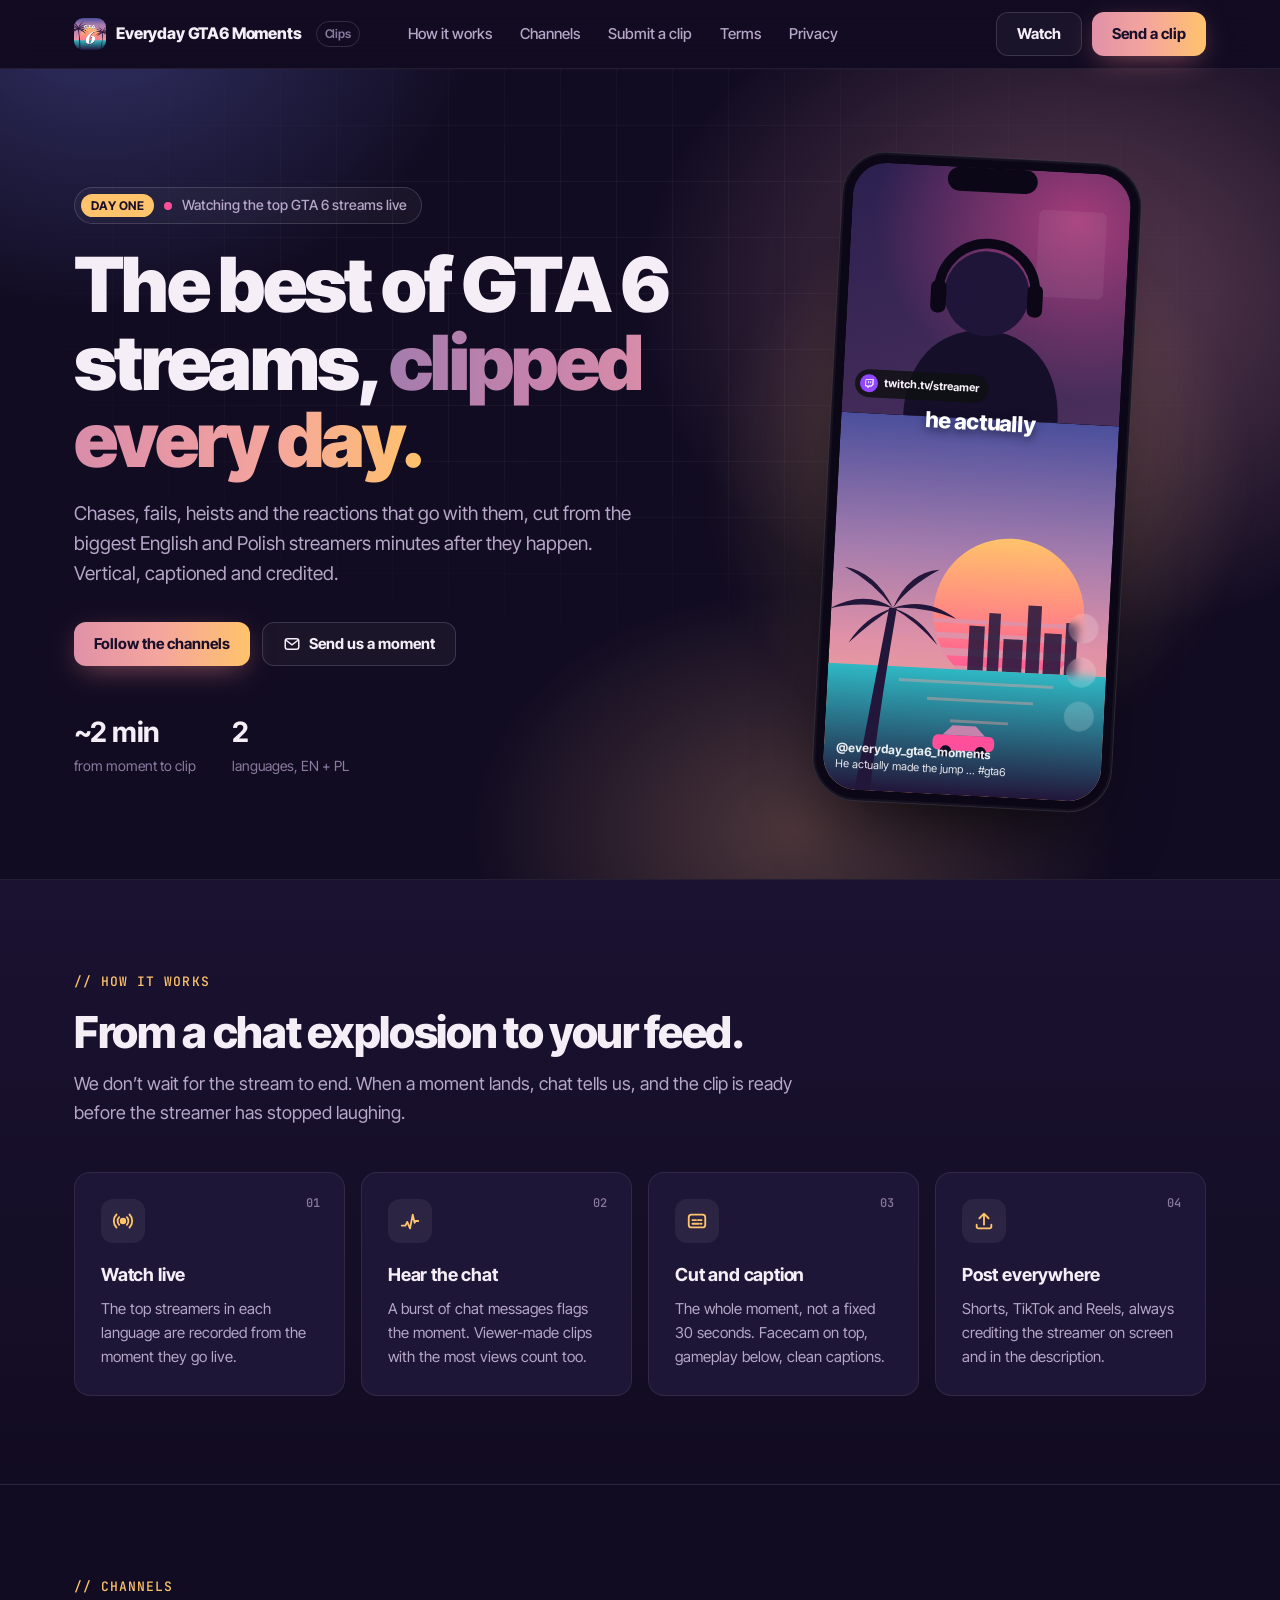
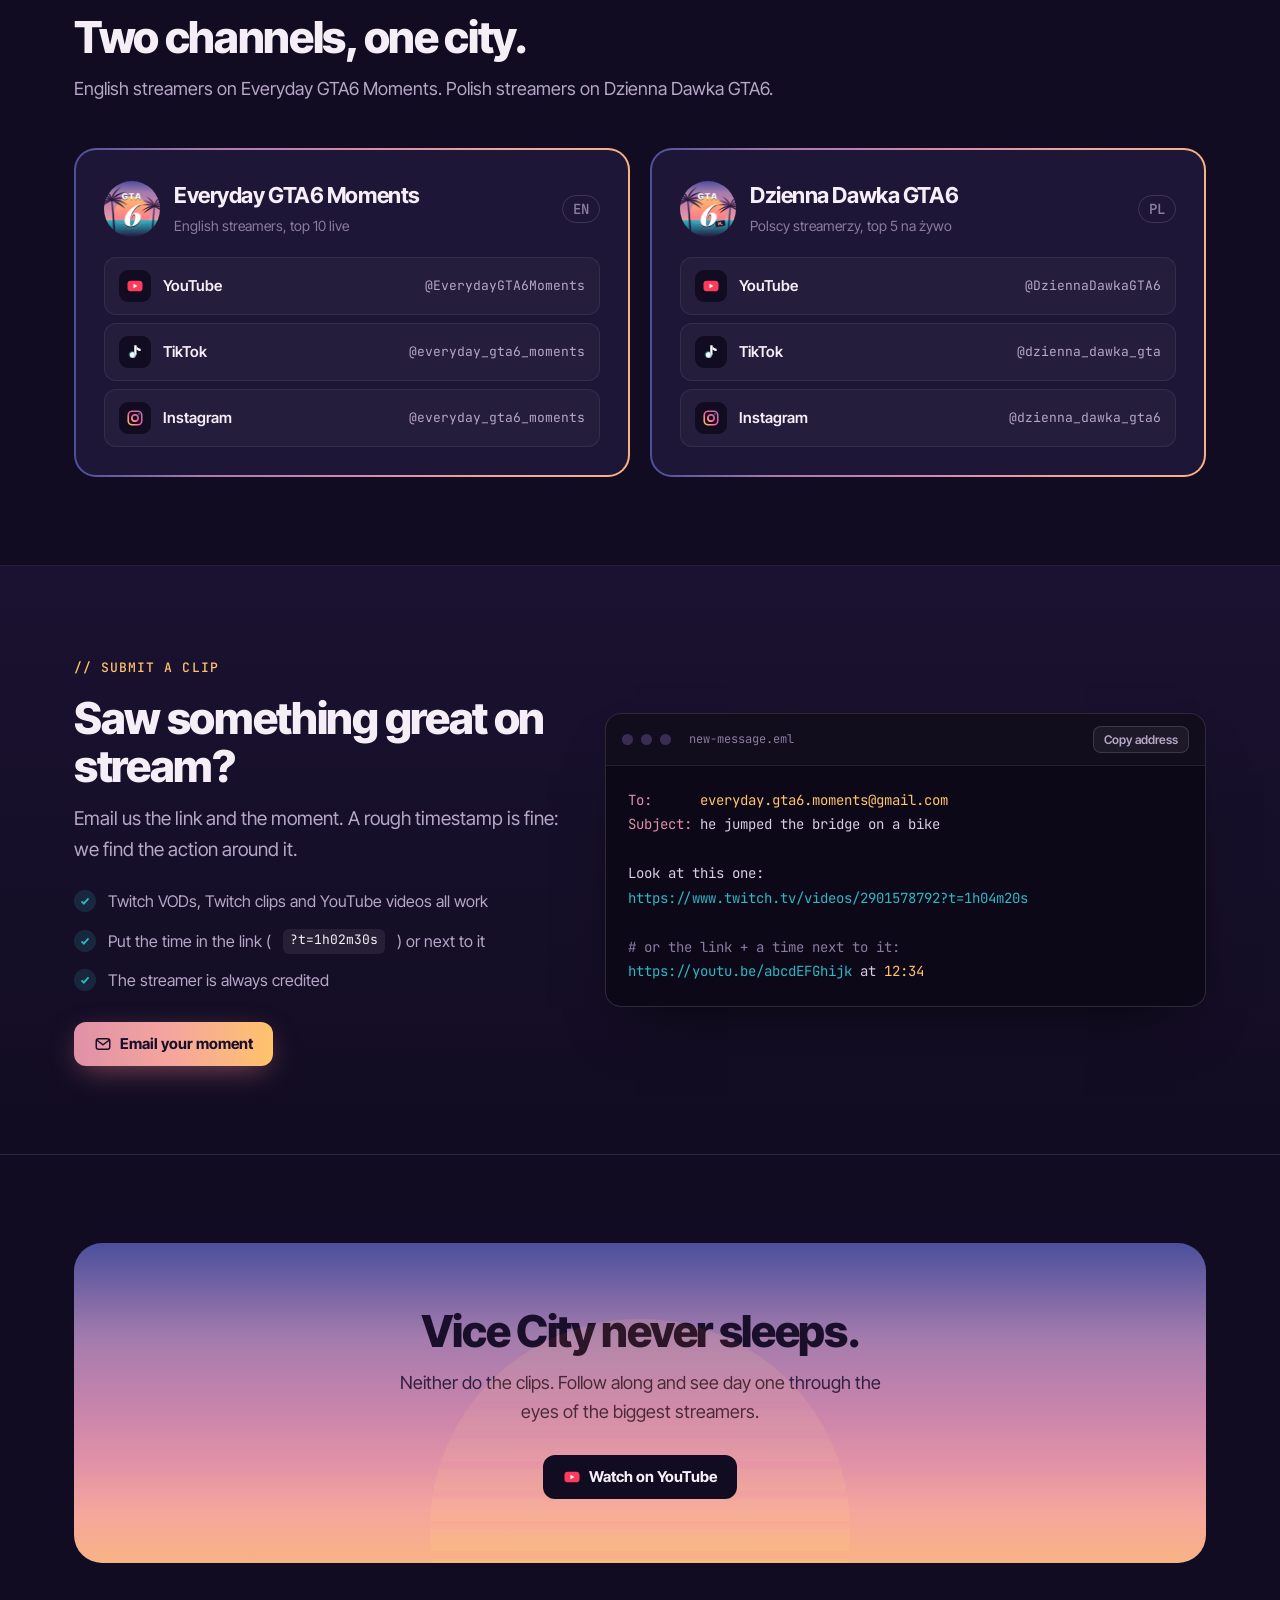
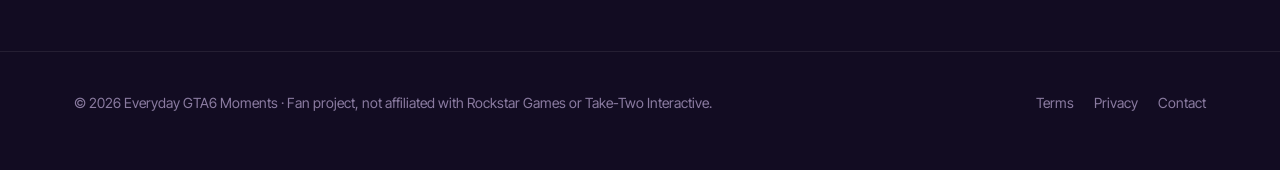
<file: index.html>
<!doctype html>
<html lang="en">
<head>
<meta charset="utf-8">
<meta name="viewport" content="width=device-width,initial-scale=1">
<title>Everyday GTA6 Moments</title>
<meta name="description" content="The best GTA 6 moments from streamers, clipped every day for YouTube Shorts, TikTok and Instagram Reels.">
<meta name="theme-color" content="#120c22">
<link rel="icon" href="assets/favicon.png">
<link rel="preconnect" href="https://fonts.googleapis.com"><link rel="preconnect" href="https://fonts.gstatic.com" crossorigin>
<link rel="stylesheet" href="https://fonts.googleapis.com/css2?family=Inter+Tight:ital,wght@0,400;0,500;0,600;0,700;0,800;0,900;1,900&family=JetBrains+Mono:wght@400;500&display=swap">
<link rel="stylesheet" href="assets/style.css">
</head>
<body>
<div id="app"><noscript><p style="padding:24px">Everyday GTA6 Moments. Contact: everyday.gta6.moments@gmail.com</p></noscript></div>
<script src="assets/app.js"></script>
</body>
</html>
</file>
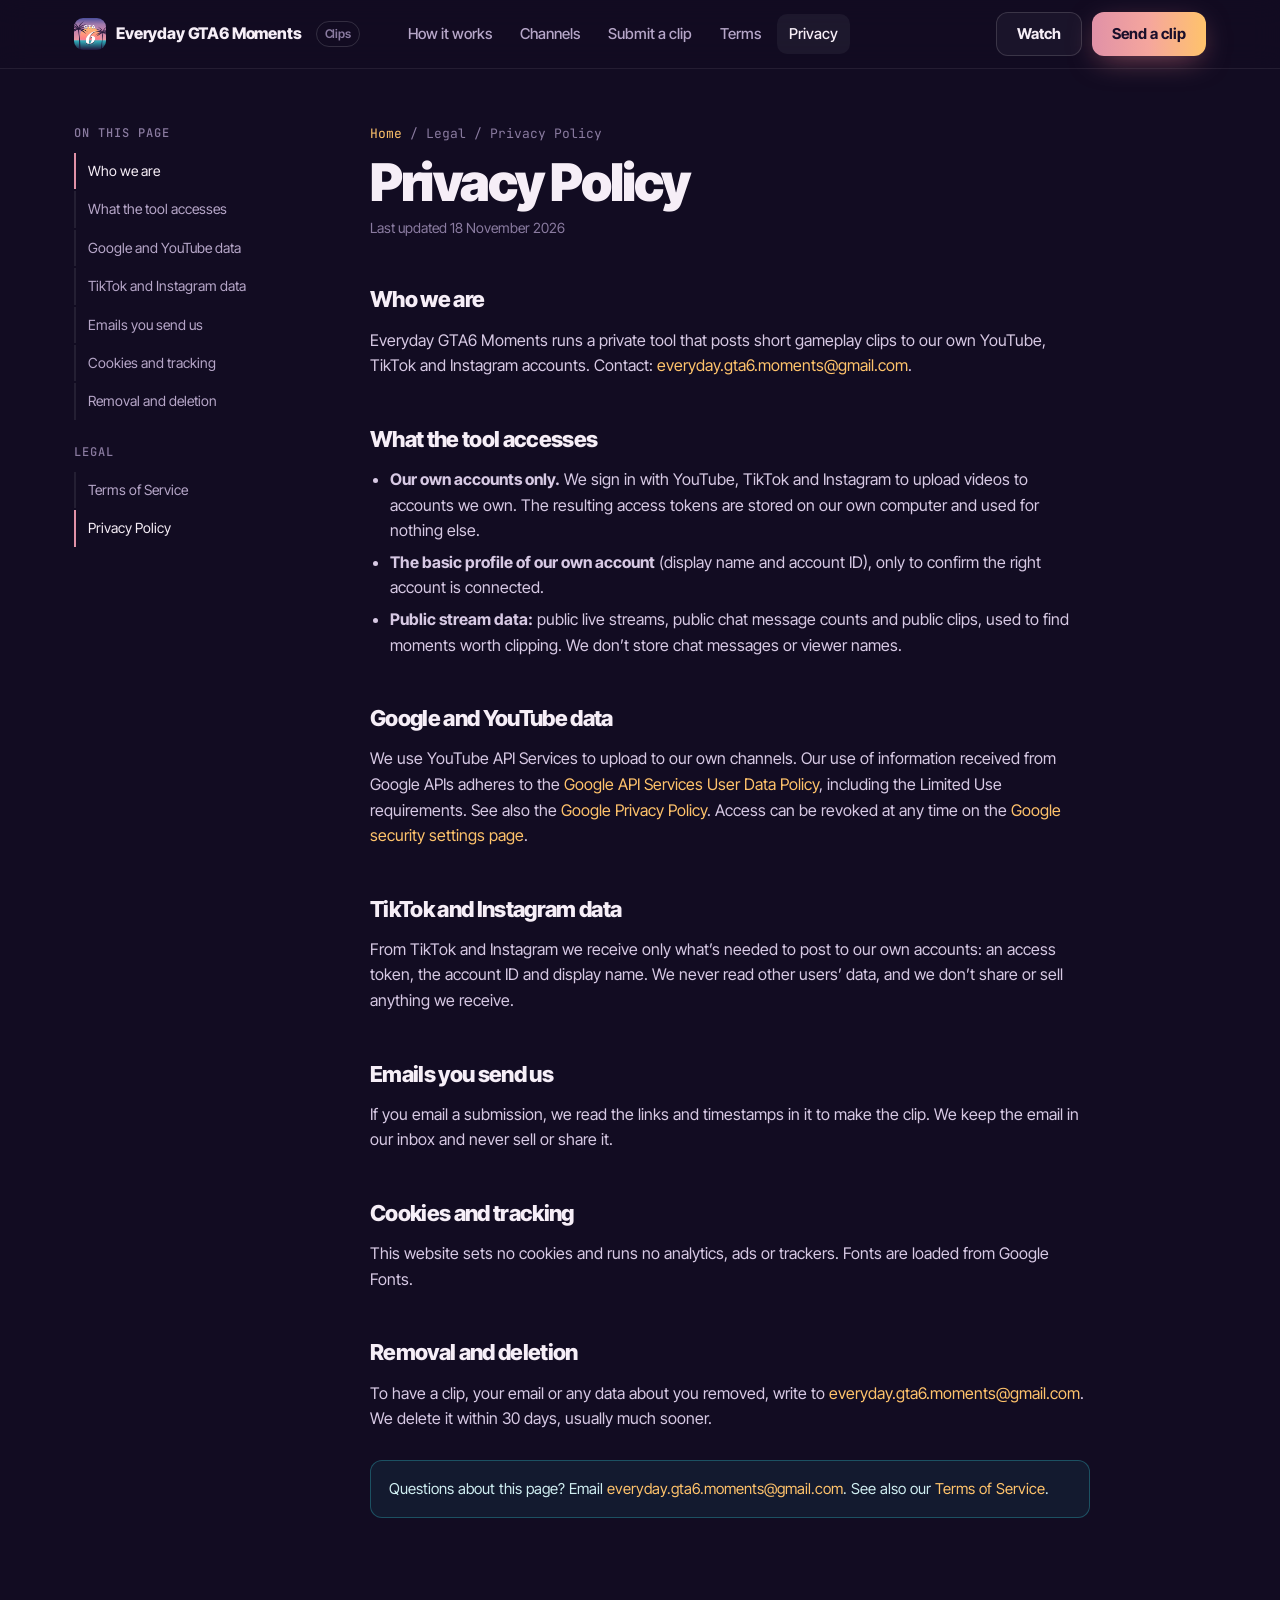
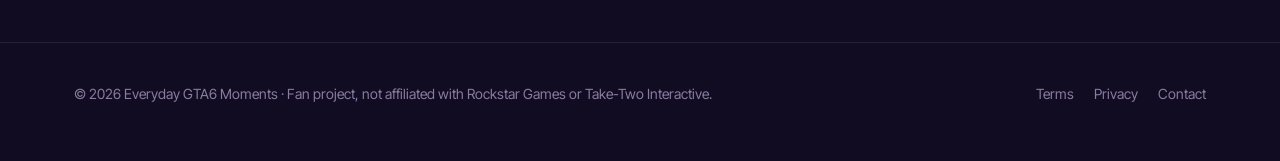
<file: privacy/index.html>
<!doctype html>
<html lang="en">
<head>
<meta charset="utf-8">
<meta name="viewport" content="width=device-width,initial-scale=1">
<title>Privacy Policy · Everyday GTA6 Moments</title>
<meta name="description" content="The best GTA 6 moments from streamers, clipped every day for YouTube Shorts, TikTok and Instagram Reels.">
<meta name="theme-color" content="#120c22">
<link rel="icon" href="../assets/favicon.png">
<link rel="preconnect" href="https://fonts.googleapis.com"><link rel="preconnect" href="https://fonts.gstatic.com" crossorigin>
<link rel="stylesheet" href="https://fonts.googleapis.com/css2?family=Inter+Tight:ital,wght@0,400;0,500;0,600;0,700;0,800;0,900;1,900&family=JetBrains+Mono:wght@400;500&display=swap">
<link rel="stylesheet" href="../assets/style.css">
</head>
<body>
<div id="app"><noscript><p style="padding:24px">Everyday GTA6 Moments. Contact: everyday.gta6.moments@gmail.com</p></noscript></div>
<script src="../assets/app.js"></script>
</body>
</html>
</file>
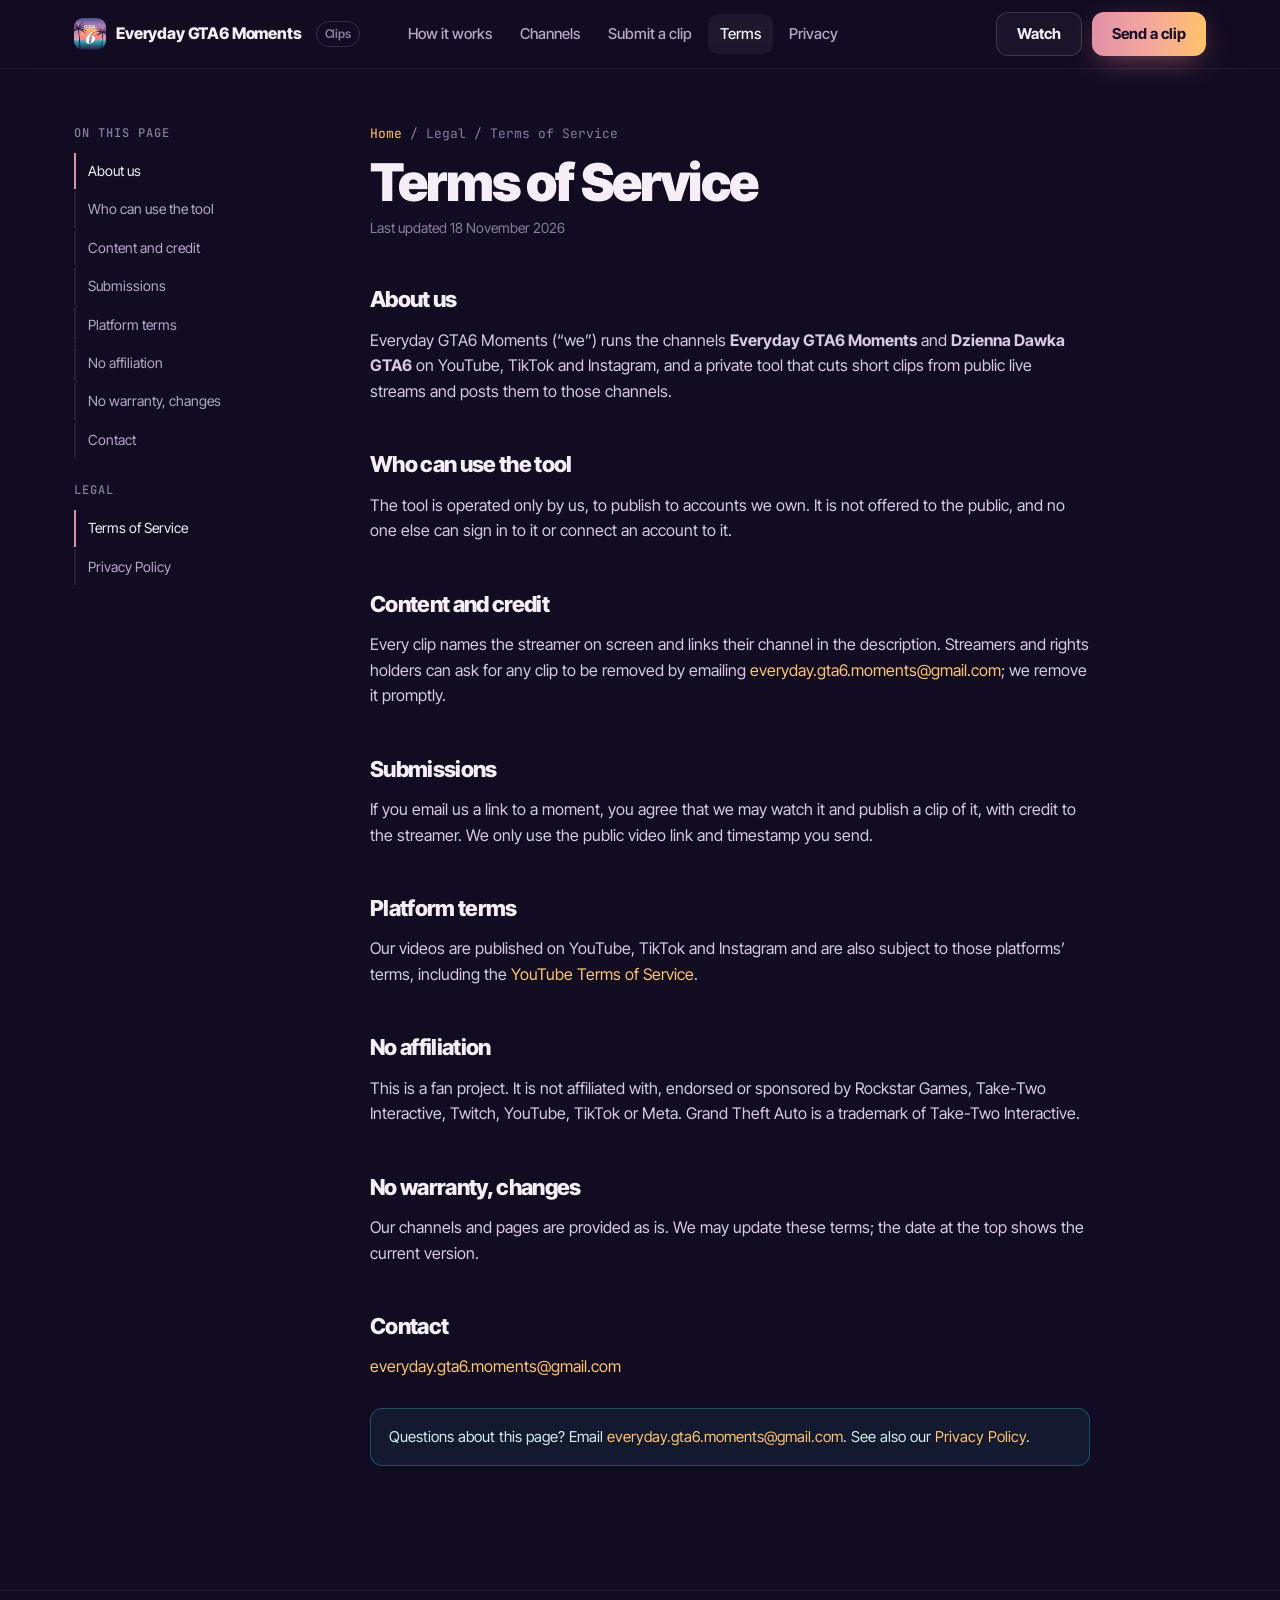
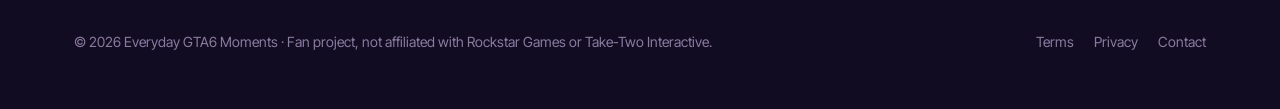
<file: terms/index.html>
<!doctype html>
<html lang="en">
<head>
<meta charset="utf-8">
<meta name="viewport" content="width=device-width,initial-scale=1">
<title>Terms of Service · Everyday GTA6 Moments</title>
<meta name="description" content="The best GTA 6 moments from streamers, clipped every day for YouTube Shorts, TikTok and Instagram Reels.">
<meta name="theme-color" content="#120c22">
<link rel="icon" href="../assets/favicon.png">
<link rel="preconnect" href="https://fonts.googleapis.com"><link rel="preconnect" href="https://fonts.gstatic.com" crossorigin>
<link rel="stylesheet" href="https://fonts.googleapis.com/css2?family=Inter+Tight:ital,wght@0,400;0,500;0,600;0,700;0,800;0,900;1,900&family=JetBrains+Mono:wght@400;500&display=swap">
<link rel="stylesheet" href="../assets/style.css">
</head>
<body>
<div id="app"><noscript><p style="padding:24px">Everyday GTA6 Moments. Contact: everyday.gta6.moments@gmail.com</p></noscript></div>
<script src="../assets/app.js"></script>
</body>
</html>
</file>
<file: assets/style.css>
/* Everyday GTA6 Moments: dark developer-portal look, GTA VI sunset palette. */
:root {
  --night: #120c22; --night-2: #1a1230; --panel: #1e1636; --panel-2: #261c44;
  --line: rgba(255, 255, 255, 0.08); --line-2: rgba(255, 255, 255, 0.14);
  --text: #f6eef7; --muted: #b6a6c8; --dim: #8a7ba0;
  --dusk: #4b4f9c; --lavender: #a47cad; --orchid: #c683ac; --pink: #e091a7; --peach: #f5a69d;
  --apricot: #f8b384; --flamingo: #ff4f9a; --sun: #ffc36b; --teal: #2fb8c4;
  --sunset: linear-gradient(90deg, var(--dusk), var(--lavender) 22%, var(--orchid) 40%, var(--pink) 58%, var(--peach) 78%, var(--apricot));
  --sky: linear-gradient(180deg, var(--dusk), var(--lavender) 30%, var(--orchid) 50%, var(--pink) 68%, var(--peach) 84%, var(--apricot));
  --radius: 16px; --max: 1180px;
  --sans: "Inter Tight", system-ui, -apple-system, "Segoe UI", sans-serif;
  --mono: "JetBrains Mono", ui-monospace, Consolas, monospace;
  color-scheme: dark;
}
* { box-sizing: border-box; }
html { scroll-behavior: smooth; scroll-padding-top: 88px; }
body { margin: 0; background: var(--night); color: var(--text); font: 16px/1.6 var(--sans); -webkit-font-smoothing: antialiased; overflow-x: hidden; }
a { color: inherit; text-decoration: none; }
img, svg { display: block; }
.wrap { max-width: var(--max); margin: 0 auto; padding: 0 24px; }
.grad-text { background: linear-gradient(90deg, var(--lavender), var(--orchid) 25%, var(--pink) 50%, var(--peach) 75%, var(--sun)); -webkit-background-clip: text; background-clip: text; color: transparent; }
:focus-visible { outline: 2px solid var(--sun); outline-offset: 3px; border-radius: 6px; }

/* ---------- nav ---------- */
.nav { position: sticky; top: 0; z-index: 50; backdrop-filter: blur(14px); -webkit-backdrop-filter: blur(14px);
       background: rgba(18, 12, 34, 0.72); border-bottom: 1px solid var(--line); }
.nav .wrap { display: flex; align-items: center; gap: 28px; height: 68px; }
.brand { display: flex; align-items: center; gap: 10px; font-weight: 800; letter-spacing: -0.01em; white-space: nowrap; }
.brand img { width: 32px; height: 32px; border-radius: 9px; }
.brand small { font-weight: 600; color: var(--dim); font-size: 12px; padding: 2px 8px; border: 1px solid var(--line-2); border-radius: 99px; margin-left: 4px; }
.nav-links { display: flex; gap: 4px; margin-left: 8px; }
.nav-links a { color: var(--muted); font-weight: 500; font-size: 15px; padding: 8px 12px; border-radius: 10px; transition: color .15s, background .15s; }
.nav-links a:hover, .nav-links a[aria-current="page"] { color: var(--text); background: rgba(255,255,255,.05); }
.nav-cta { margin-left: auto; display: flex; gap: 10px; align-items: center; }
.btn { white-space: nowrap; display: inline-flex; align-items: center; gap: 8px; height: 44px; padding: 0 20px; border-radius: 12px; font-weight: 700; font-size: 15px;
       border: 1px solid var(--line-2); background: rgba(255,255,255,.04); color: var(--text); cursor: pointer; transition: transform .15s, background .15s, box-shadow .2s; }
.btn:hover { background: rgba(255,255,255,.08); transform: translateY(-1px); }
.btn-primary { border: 0; color: #1a0f2a; background: linear-gradient(90deg, var(--pink), var(--peach), var(--sun)); box-shadow: 0 8px 30px -8px rgba(255, 140, 150, .55); }
.btn-primary:hover { background: linear-gradient(90deg, var(--pink), var(--peach), var(--sun)); box-shadow: 0 10px 36px -6px rgba(255, 140, 150, .75); }
.menu-btn { display: none; margin-left: auto; width: 44px; height: 44px; border-radius: 12px; border: 1px solid var(--line-2); background: transparent; color: var(--text); }

/* ---------- hero ---------- */
.hero { position: relative; overflow: hidden; padding: 88px 0 72px; }
.hero::before { content: ""; position: absolute; inset: -20% -10% auto; height: 120%; pointer-events: none;
  background: radial-gradient(40% 50% at 78% 40%, rgba(224,145,167,.38), transparent 70%),
              radial-gradient(35% 45% at 15% 10%, rgba(75,79,156,.55), transparent 70%),
              radial-gradient(30% 35% at 60% 95%, rgba(248,179,132,.25), transparent 70%); }
.hero::after { content: ""; position: absolute; inset: 0; pointer-events: none; opacity: .5;
  background-image: linear-gradient(var(--line) 1px, transparent 1px), linear-gradient(90deg, var(--line) 1px, transparent 1px);
  background-size: 56px 56px; mask-image: radial-gradient(70% 60% at 50% 30%, #000 30%, transparent 75%); -webkit-mask-image: radial-gradient(70% 60% at 50% 30%, #000 30%, transparent 75%); }
.hero .wrap { position: relative; z-index: 1; display: grid; grid-template-columns: 1.15fr .85fr; gap: 56px; align-items: center; }
.eyebrow { display: inline-flex; align-items: center; gap: 10px; padding: 6px 14px 6px 6px; border-radius: 99px; border: 1px solid var(--line-2);
           background: rgba(255,255,255,.04); color: var(--muted); font-size: 14px; font-weight: 500; }
.eyebrow b { color: #1a0f2a; background: var(--sun); padding: 2px 10px; border-radius: 99px; font-size: 12px; letter-spacing: .04em; }
.live-dot { width: 8px; height: 8px; border-radius: 50%; background: var(--flamingo); box-shadow: 0 0 0 0 rgba(255,79,154,.7); animation: pulse 1.8s infinite; }
@keyframes pulse { 70% { box-shadow: 0 0 0 10px rgba(255,79,154,0); } 100% { box-shadow: 0 0 0 0 rgba(255,79,154,0); } }
h1 { font-size: clamp(42px, 6.2vw, 76px); line-height: 1.02; letter-spacing: -0.035em; margin: 22px 0 20px; font-weight: 900; }
.lead { font-size: 19px; color: var(--muted); max-width: 560px; margin: 0 0 32px; }
.hero-actions { display: flex; flex-wrap: wrap; gap: 12px; }
.stats { display: flex; gap: 36px; margin-top: 44px; flex-wrap: wrap; }
.stats div { font-size: 14px; color: var(--dim); }
.stats strong { display: block; font-size: 28px; color: var(--text); letter-spacing: -0.02em; }

/* phone mockup with a clip preview */
.phone-stage { position: relative; display: grid; place-items: center; }
.phone-stage::before { content: ""; position: absolute; width: 120%; aspect-ratio: 1; border-radius: 50%; background: radial-gradient(closest-side, rgba(255,195,107,.28), transparent); filter: blur(10px); }
.phone { position: relative; width: min(300px, 78vw); aspect-ratio: 9 / 19.5; border-radius: 44px; padding: 10px; background: #0b0716;
         border: 1px solid var(--line-2); box-shadow: 0 40px 80px -30px rgba(0,0,0,.8), inset 0 0 0 2px rgba(255,255,255,.04); transform: rotate(3deg); }
.screen { position: relative; height: 100%; border-radius: 34px; overflow: hidden; background: #000; }
.screen .cam { position: absolute; inset: 0 0 auto; height: 40%; background: linear-gradient(160deg, #2b2050, #4b2f5c); }
.screen .cam svg { position: absolute; inset: 0; width: 100%; height: 100%; }
.screen .game { position: absolute; inset: 40% 0 0; }
.screen .game svg { width: 100%; height: 100%; }
.tag { position: absolute; left: 12px; top: calc(40% - 44px); display: flex; align-items: center; gap: 6px; padding: 5px 10px 5px 5px; border-radius: 99px;
       background: rgba(14,15,18,.82); font-size: 11px; font-weight: 700; animation: tagIn 6s infinite; }
.tag i { width: 18px; height: 18px; border-radius: 50%; background: #9146ff; display: grid; place-items: center; }
@keyframes tagIn { 0%, 3% { transform: translateX(-130%); } 8%, 45% { transform: none; } 52%, 100% { transform: translateX(-130%); } }
.cap { position: absolute; left: 0; right: 0; top: calc(40% - 14px); text-align: center; font-weight: 800; font-size: 22px; letter-spacing: -0.01em;
       color: #fff; text-shadow: 0 3px 10px rgba(0,0,0,.55); transition: opacity .15s; }
.ui-rail { position: absolute; right: 10px; bottom: 70px; display: grid; gap: 14px; }
.ui-rail span { width: 30px; height: 30px; border-radius: 50%; background: rgba(255,255,255,.18); backdrop-filter: blur(4px); }
.ui-caption { position: absolute; left: 12px; right: 56px; bottom: 18px; font-size: 11px; line-height: 1.4; color: rgba(255,255,255,.9); }
.ui-caption b { display: block; font-size: 12px; }
.notch { position: absolute; top: 10px; left: 50%; translate: -50% 0; width: 90px; height: 24px; border-radius: 99px; background: #0b0716; z-index: 2; }

/* ---------- sections ---------- */
section { padding: 88px 0; }
.section-head { max-width: 720px; margin-bottom: 44px; }
.kicker { font: 500 13px/1 var(--mono); letter-spacing: .08em; text-transform: uppercase; color: var(--sun); }
h2 { font-size: clamp(30px, 3.6vw, 44px); letter-spacing: -0.03em; line-height: 1.1; margin: 14px 0 14px; font-weight: 800; }
.section-head p { color: var(--muted); font-size: 18px; margin: 0; }
.band { border-top: 1px solid var(--line); border-bottom: 1px solid var(--line); background: linear-gradient(180deg, var(--night-2), var(--night)); }

.cards { display: grid; grid-template-columns: repeat(4, 1fr); gap: 16px; }
.card { position: relative; padding: 26px; border-radius: var(--radius); background: var(--panel); border: 1px solid var(--line); overflow: hidden;
        transition: transform .2s, border-color .2s; }
.card:hover { transform: translateY(-3px); border-color: var(--line-2); }
.card::before { content: ""; position: absolute; inset: 0 0 auto; height: 2px; background: var(--sunset); opacity: 0; transition: opacity .2s; }
.card:hover::before { opacity: 1; }
.card .ico { width: 44px; height: 44px; border-radius: 12px; display: grid; place-items: center; background: rgba(255,255,255,.06); margin-bottom: 18px; color: var(--sun); }
.card h3 { margin: 0 0 8px; font-size: 18px; letter-spacing: -0.01em; }
.card p { margin: 0; color: var(--muted); font-size: 15px; }
.step { position: absolute; top: 22px; right: 24px; font: 500 12px var(--mono); color: var(--dim); }

.channels { display: grid; grid-template-columns: 1fr 1fr; gap: 20px; }
.channel { border-radius: 22px; padding: 2px; background: var(--sunset); }
.channel > div { height: 100%; border-radius: 20px; background: var(--panel); padding: 28px; display: grid; gap: 18px; }
.channel header { display: flex; align-items: center; gap: 14px; }
.channel header img { width: 56px; height: 56px; border-radius: 50%; }
.channel h3 { margin: 0; font-size: 22px; letter-spacing: -0.02em; }
.channel header span { color: var(--dim); font-size: 14px; }
.flag { margin-left: auto; font: 600 12px var(--mono); padding: 4px 10px; border-radius: 99px; border: 1px solid var(--line-2); color: var(--muted); }
.plat { display: grid; gap: 8px; }
.plat a { display: flex; align-items: center; gap: 12px; padding: 12px 14px; border-radius: 12px; background: rgba(255,255,255,.03); border: 1px solid var(--line); transition: background .15s, border-color .15s; }
.plat a:hover { background: rgba(255,255,255,.07); border-color: var(--line-2); }
.plat a .pi { width: 32px; height: 32px; border-radius: 9px; display: grid; place-items: center; background: var(--night); }
.plat a b { font-weight: 600; font-size: 15px; }
.plat a code { margin-left: auto; font: 13px var(--mono); color: var(--muted); }

.submit { display: grid; grid-template-columns: .9fr 1.1fr; gap: 40px; align-items: center; }
.submit ul { padding: 0; margin: 24px 0 0; list-style: none; display: grid; gap: 14px; }
.submit li { display: flex; gap: 12px; color: var(--muted); }
.submit li::before { content: ""; flex: none; width: 22px; height: 22px; margin-top: 1px; border-radius: 50%; background: rgba(47,184,196,.15) url("data:image/svg+xml,%3Csvg xmlns='http://www.w3.org/2000/svg' viewBox='0 0 24 24' fill='none' stroke='%232fb8c4' stroke-width='3'%3E%3Cpath d='M6 12.5l4 4 8-9'/%3E%3C/svg%3E") center/14px no-repeat; }
.submit li code { font: 13px var(--mono); background: rgba(255,255,255,.07); padding: 2px 7px; border-radius: 6px; color: var(--text); }
.code { border-radius: var(--radius); background: #0c0818; border: 1px solid var(--line-2); overflow: hidden; box-shadow: 0 30px 60px -30px rgba(0,0,0,.7); }
.code-bar { display: flex; align-items: center; gap: 8px; padding: 12px 16px; border-bottom: 1px solid var(--line); background: rgba(255,255,255,.02); }
.code-bar i { width: 11px; height: 11px; border-radius: 50%; background: #3a2d55; }
.code-bar span { margin-left: 10px; font: 12px var(--mono); color: var(--dim); }
.code-bar button { margin-left: auto; font: 600 12px var(--sans); color: var(--muted); background: rgba(255,255,255,.05); border: 1px solid var(--line-2); border-radius: 8px; padding: 5px 10px; cursor: pointer; }
.code pre { margin: 0; padding: 22px; font: 14px/1.75 var(--mono); color: #d9cde6; overflow-x: auto; white-space: pre-wrap; word-break: break-word; }
.c-k { color: var(--pink); } .c-s { color: var(--sun); } .c-u { color: var(--teal); } .c-d { color: var(--dim); }

.cta { text-align: center; padding: 64px 24px; border-radius: 28px; position: relative; overflow: hidden; background: var(--sky); color: #1a0f2a; }
.cta::after { content: ""; position: absolute; left: 50%; bottom: -55%; translate: -50% 0; width: 420px; aspect-ratio: 1; border-radius: 50%;
  background: repeating-linear-gradient(180deg, var(--sun) 0 22px, transparent 22px 30px), linear-gradient(var(--sun), var(--flamingo)); opacity: .35; mix-blend-mode: soft-light; }
.cta h2 { margin-top: 0; } .cta p { font-size: 18px; margin: 0 auto 28px; max-width: 520px; opacity: .85; }
.cta .btn { position: relative; z-index: 1; background: var(--night); color: var(--text); border: 0; }

/* ---------- docs (terms / privacy) ---------- */
.docs { display: grid; grid-template-columns: 240px 1fr; gap: 56px; padding: 56px 24px 96px; }
.toc { position: sticky; top: 100px; align-self: start; display: grid; gap: 2px; }
.toc h4 { margin: 0 0 10px; font: 500 12px var(--mono); letter-spacing: .08em; text-transform: uppercase; color: var(--dim); }
.toc a { padding: 7px 12px; border-left: 2px solid var(--line); color: var(--muted); font-size: 14px; }
.toc a:hover { color: var(--text); }
.toc a.on { color: var(--text); border-color: var(--pink); }
.toc .sw { margin-top: 22px; display: grid; gap: 2px; }
.doc { max-width: 720px; }
.crumbs { font: 13px var(--mono); color: var(--dim); }
.crumbs a { color: var(--muted); } .crumbs a:hover { color: var(--text); }
.doc h1 { font-size: clamp(36px, 4.4vw, 52px); margin: 14px 0 8px; }
.doc .updated { color: var(--dim); font-size: 14px; margin-bottom: 36px; }
.doc h2 { font-size: 22px; margin: 44px 0 10px; padding-top: 4px; }
.doc p, .doc li { color: #d7c9e4; } .doc ul { padding-left: 20px; } .doc li { margin: 6px 0; }
.doc a { color: var(--sun); } .doc a:hover { text-decoration: underline; }
.note { margin: 28px 0; padding: 16px 18px; border-radius: 12px; border: 1px solid rgba(47,184,196,.35); background: rgba(47,184,196,.08); color: #cfeef1; font-size: 15px; }

/* ---------- footer, toast ---------- */
footer.site { border-top: 1px solid var(--line); padding: 40px 0 56px; color: var(--dim); font-size: 14px; }
footer.site .wrap { display: flex; flex-wrap: wrap; gap: 16px 32px; align-items: center; }
footer.site nav { display: flex; gap: 20px; margin-left: auto; }
footer.site nav a:hover { color: var(--text); }
.toast { position: fixed; left: 16px; right: 16px; bottom: 24px; margin: 0 auto; width: fit-content; z-index: 60; max-width: 560px; padding: 14px 18px; border-radius: 14px;
         background: var(--teal); color: #0d1f24; font-weight: 600; box-shadow: 0 20px 40px -12px rgba(0,0,0,.6); }

.reveal { opacity: 0; transform: translateY(16px); transition: opacity .6s ease, transform .6s ease; }
.reveal.in { opacity: 1; transform: none; }
@media (prefers-reduced-motion: reduce) { *, *::before, *::after { animation: none !important; transition: none !important; } .reveal { opacity: 1; transform: none; } }

/* ---------- responsive ---------- */
@media (max-width: 1000px) {
  .cards { grid-template-columns: 1fr 1fr; }
  .hero .wrap, .submit { grid-template-columns: 1fr; }
  .phone-stage { margin-top: 12px; }
}
@media (max-width: 760px) {
  .nav-links, .nav-cta .btn:not(.btn-primary) { display: none; }
  .nav-links.open { display: grid; position: absolute; top: 68px; left: 0; right: 0; padding: 12px 16px 18px; background: var(--night); border-bottom: 1px solid var(--line); margin: 0; }
  .menu-btn { display: grid; place-items: center; margin-left: 0; }
  .nav-cta { margin-left: auto; }
  .nav-cta .btn-primary { height: 40px; padding: 0 14px; font-size: 14px; }
  .brand small { display: none; }
  .wrap { padding: 0 16px; }
  .hero { padding: 48px 0 56px; }
  section { padding: 64px 0; }
  .cards, .channels { grid-template-columns: 1fr; }
  .plat a code { display: none; }
  .docs { grid-template-columns: 1fr; gap: 24px; padding: 32px 16px 72px; }
  .toc { position: static; }
  .toc .sec, .toc > h4:first-child { display: none; }
  footer.site nav { margin-left: 0; }
}
@media (max-width: 440px) {
  .nav .wrap { gap: 12px; }
  .brand { font-size: 15px; }
  .nav-cta { display: none; }
  .menu-btn { margin-left: auto; }
}
</file>
